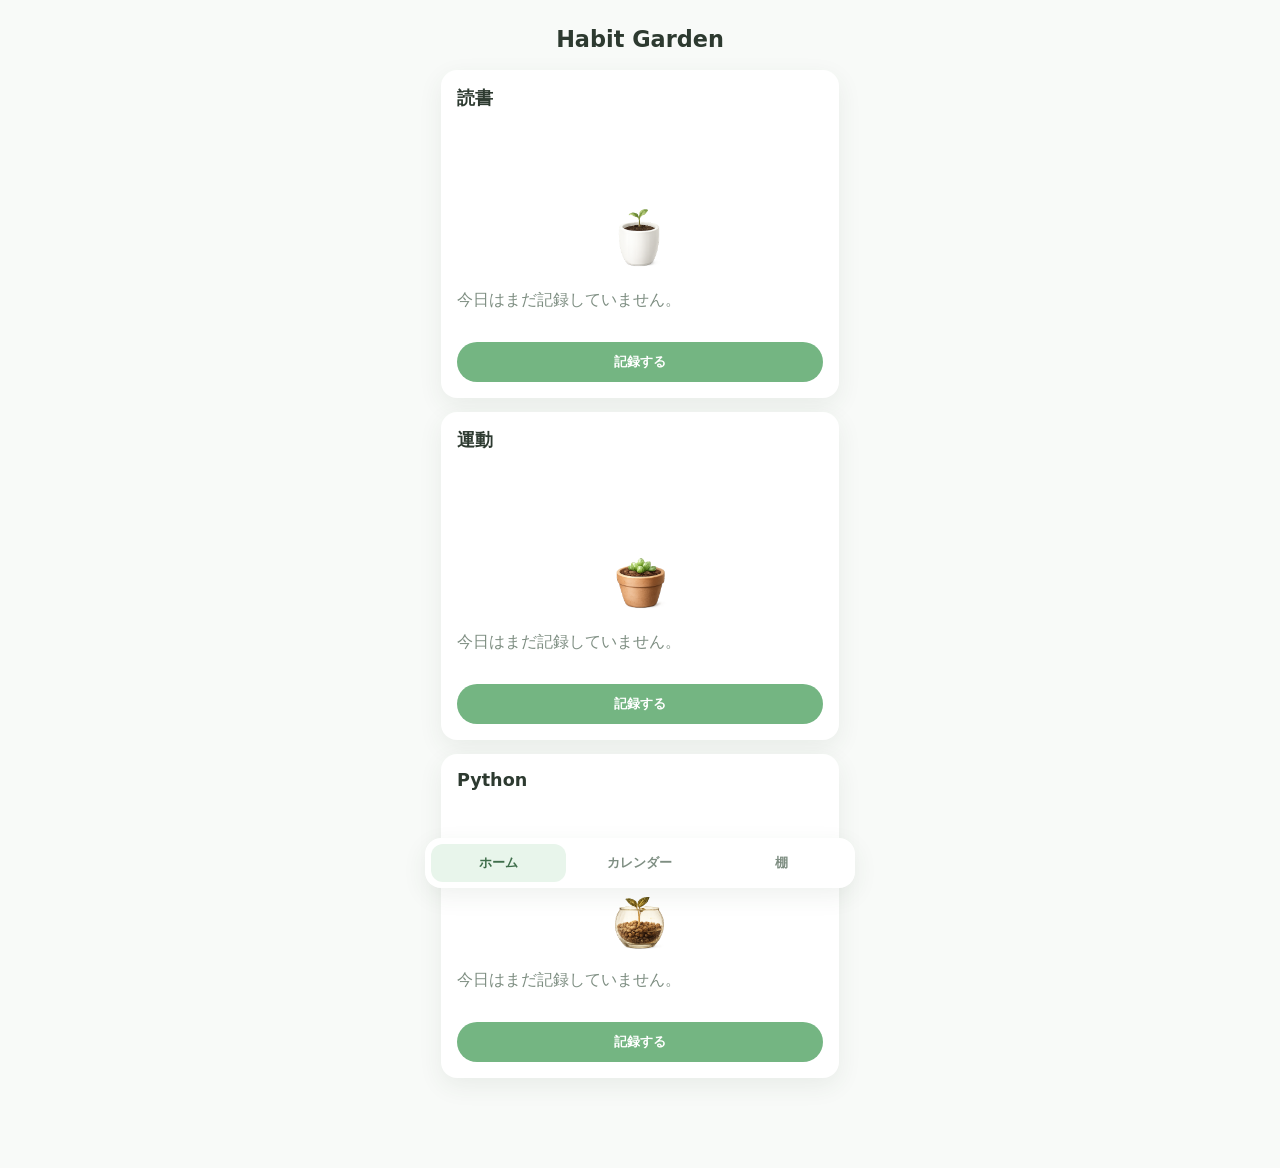
<file: index.html>
<!doctype html>
<html lang="ja">
<head>
  <meta charset="UTF-8">
  <meta name="viewport" content="width=device-width, initial-scale=1, viewport-fit=cover">
  <title>Habit Garden</title>
  <link rel="stylesheet" href="styles.css">
</head>
<body>
  <div class="app">
    <header class="topbar"><h1>Habit Garden</h1></header>
    <main id="homeScreen" class="screen active" aria-label="ホーム"><section id="habitList" class="habit-list"></section></main>
    <main id="calendarScreen" class="screen" aria-label="カレンダー">
      <h2 id="calendarTitle">カレンダー</h2>
      <div class="calendar-weekdays" aria-hidden="true"><span>日</span><span>月</span><span>火</span><span>水</span><span>木</span><span>金</span><span>土</span></div>
      <section id="calendarGrid" class="calendar-grid"></section>
      <section id="calendarDetail" class="calendar-detail"></section>
    </main>
    <main id="shelfScreen" class="screen" aria-label="棚"><h2>棚</h2><p class="screen-note">先月までの植物たち</p><section id="shelfList" class="shelf-list"></section></main>
    <nav class="bottom-nav"><button data-screen="home" class="nav-btn active">ホーム</button><button data-screen="calendar" class="nav-btn">カレンダー</button><button data-screen="shelf" class="nav-btn">棚</button></nav>
  </div>
  <template id="habitCardTemplate"><article class="habit-card"><h3 class="habit-name"></h3><div class="plant-wrap"><div class="sparkles" aria-hidden="true"></div><img class="plant" alt=""></div><p class="status"></p><button class="energy-btn">記録する</button></article></template>
  <script src="app.js"></script>
</body>
</html>
</file>
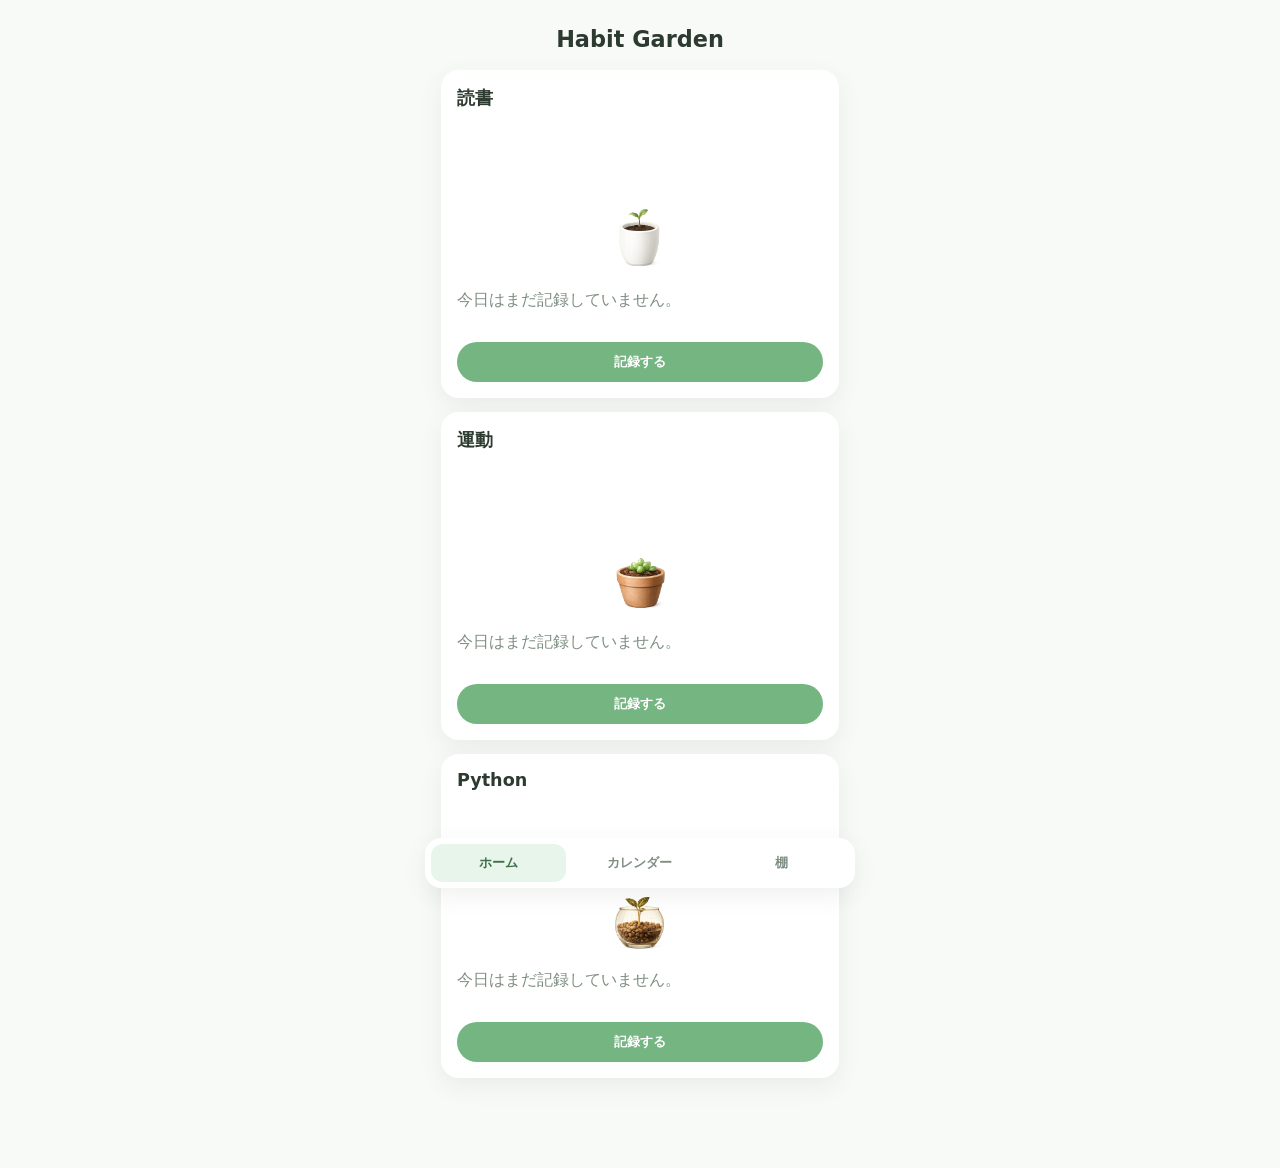
<file: habitgarden-main/habitgarden-main/index.html>
<!doctype html>
<html lang="ja">
  <head>
    <meta charset="UTF-8" />
    <meta name="viewport" content="width=device-width, initial-scale=1, viewport-fit=cover" />
    <title>Habit Garden</title>
    <link rel="stylesheet" href="styles.css" />
  </head>
  <body>
    <div class="app">
      <header class="topbar">
        <h1>Habit Garden</h1>
      </header>

      <main id="homeScreen" class="screen active" aria-label="ホーム">
        <section id="habitList" class="habit-list"></section>
      </main>

      <main id="calendarScreen" class="screen" aria-label="カレンダー">
        <h2 id="calendarTitle">カレンダー</h2>
        <div class="calendar-weekdays" aria-hidden="true">
          <span>日</span>
          <span>月</span>
          <span>火</span>
          <span>水</span>
          <span>木</span>
          <span>金</span>
          <span>土</span>
        </div>
        <section id="calendarGrid" class="calendar-grid"></section>
        <section id="calendarDetail" class="calendar-detail"></section>
      </main>

      <main id="shelfScreen" class="screen" aria-label="棚">
        <h2>棚</h2>
        <p class="screen-note">先月までの植物たち</p>
        <section id="shelfList" class="shelf-list"></section>
      </main>

      <nav class="bottom-nav">
        <button data-screen="home" class="nav-btn active">ホーム</button>
        <button data-screen="calendar" class="nav-btn">カレンダー</button>
        <button data-screen="shelf" class="nav-btn">棚</button>
      </nav>
    </div>

    <template id="habitCardTemplate">
      <article class="habit-card">
        <h3 class="habit-name"></h3>
        <div class="plant-wrap">
          <div class="sparkles" aria-hidden="true"></div>
          <img class="plant" alt="" />
        </div>
        <p class="status"></p>
        <button class="energy-btn">記録する</button>
      </article>
    </template>

    <script src="app.js"></script>
  </body>
</html>
</file>
<file: styles.css>
:root{--bg:#f8faf8;--card:#fff;--text:#2d3a30;--muted:#7e8e82;--accent:#74b582;--accent-soft:#e8f5eb;--shadow:0 8px 24px rgba(48,72,54,.08)}*{box-sizing:border-box}body{margin:0;background:var(--bg);color:var(--text);font-family:"Hiragino Sans","Noto Sans JP",system-ui,sans-serif}.app{max-width:430px;margin:0 auto;min-height:100dvh;display:flex;flex-direction:column;padding:16px 16px 90px}.topbar h1{margin:10px 0 18px;font-size:1.4rem;font-weight:600;text-align:center}.screen{display:none}.screen.active{display:block}.habit-list,.shelf-list{display:grid;gap:14px}.habit-card,.calendar-detail,.shelf-block{background:var(--card);border-radius:16px;padding:16px;box-shadow:var(--shadow)}.habit-name{margin:0;font-size:1.1rem}.plant-wrap{position:relative;margin:10px 0;min-height:160px;display:grid;place-items:center}.plant{display:block;width:min(72%,220px);max-height:150px;object-fit:contain;transition:transform .45s ease}.plant.bounce{transform:translateY(-5px) scale(1.05)}.sparkles{position:absolute;inset:0;opacity:0}.sparkles.show{animation:twinkle 700ms ease}.sparkles:before{content:"* * *";position:absolute;left:50%;top:35%;transform:translate(-50%,-50%);color:#f2cc66;font-size:1rem;letter-spacing:10px}.status{color:var(--muted);margin:8px 0 12px;min-height:2.5em}.energy-btn{border:0;width:100%;border-radius:999px;padding:11px;background:var(--accent);color:white;font-weight:600}.energy-btn:disabled{background:#d8e6db;color:#708076}.screen h2{margin:8px 0 4px;text-align:center}.screen-note{margin:0 0 14px;text-align:center;color:var(--muted)}.calendar-weekdays,.calendar-grid{display:grid;grid-template-columns:repeat(7,minmax(0,1fr));gap:6px}.calendar-weekdays{margin:14px 0 6px;color:var(--muted);font-size:.78rem;text-align:center}.calendar-day{min-height:54px;border-radius:12px;background:#fff;box-shadow:var(--shadow);padding:7px 5px}.calendar-day.blank{background:transparent;box-shadow:none}.calendar-day.today{outline:2px solid var(--accent);outline-offset:-2px}.calendar-day.selected{background:var(--accent-soft)}.calendar-day:not(.blank){cursor:pointer}.calendar-day:focus-visible{outline:2px solid #3f6e4b;outline-offset:2px}.calendar-date{font-size:.78rem;font-weight:600}.calendar-marks{display:flex;flex-wrap:wrap;gap:3px;margin-top:9px}.calendar-mark{width:8px;height:8px;border-radius:50%;background:var(--accent)}.calendar-mark.reading{background:#8b6f47}.calendar-mark.exercise{background:#6f9f74}.calendar-mark.python{background:#8066b3}.calendar-detail{margin-top:14px}.calendar-detail h3{margin:0 0 4px;font-size:1rem}.calendar-summary{margin:0 0 10px;color:var(--muted);font-size:.85rem}.calendar-detail-list{list-style:none;margin:0;padding:0;display:grid;gap:8px}.calendar-detail-list li{display:flex;align-items:center;justify-content:space-between;border-radius:10px;background:#f7faf7;padding:9px 10px}.calendar-detail-list strong{font-size:.82rem}.calendar-detail-list .done strong{color:#3f6e4b}.calendar-detail-list .missed strong{color:var(--muted)}.shelf-row{display:flex;gap:8px;overflow-x:auto;padding-bottom:8px}.shelf-item{min-width:96px;text-align:center;background:linear-gradient(#fff,#f7f7f1);border-radius:12px;padding:8px}.shelf-plant{display:block;width:76px;height:76px;object-fit:contain;margin:0 auto 6px}.shelf-date{color:var(--muted);font-size:.75rem}.bottom-nav{position:fixed;max-width:430px;width:calc(100% - 32px);left:50%;transform:translateX(-50%);bottom:12px;background:#fff;border-radius:16px;box-shadow:var(--shadow);display:flex;padding:6px;gap:6px}.nav-btn{flex:1;border:0;padding:10px;border-radius:12px;background:transparent;color:var(--muted);font-weight:600}.nav-btn.active{background:var(--accent-soft);color:#3f6e4b}@keyframes twinkle{0%{opacity:0;transform:scale(.8)}30%{opacity:1}100%{opacity:0;transform:scale(1.15)}}
</file>
<file: habitgarden-main/habitgarden-main/styles.css>
:root {
  --bg: #f8faf8;
  --card: #ffffff;
  --text: #2d3a30;
  --muted: #7e8e82;
  --accent: #74b582;
  --accent-soft: #e8f5eb;
  --shadow: 0 8px 24px rgba(48, 72, 54, 0.08);
}
* { box-sizing: border-box; }
body {
  margin: 0;
  background: var(--bg);
  color: var(--text);
  font-family: "Hiragino Sans", "Noto Sans JP", system-ui, sans-serif;
}
.app {
  max-width: 430px;
  margin: 0 auto;
  min-height: 100dvh;
  display: flex;
  flex-direction: column;
  padding: 16px 16px 90px;
}
.topbar h1 {
  margin: 10px 0 18px;
  font-size: 1.4rem;
  font-weight: 600;
  text-align: center;
}
.screen { display: none; }
.screen.active { display: block; }
.habit-list, .shelf-list { display: grid; gap: 14px; }
.habit-card {
  background: var(--card);
  border-radius: 18px;
  padding: 16px;
  box-shadow: var(--shadow);
}
.habit-name { margin: 0; font-size: 1.1rem; }
.plant-wrap {
  position: relative;
  margin: 10px 0;
  min-height: 160px;
  display: grid;
  place-items: center;
}
.plant {
  display: block;
  width: min(72%, 220px);
  max-height: 150px;
  object-fit: contain;
  transition: transform 0.45s ease;
}
.plant.bounce { transform: translateY(-5px) scale(1.05); }
.sparkles {
  position: absolute;
  inset: 0;
  opacity: 0;
}
.sparkles.show {
  animation: twinkle 700ms ease;
}
.sparkles::before {
  content: "* * *";
  position: absolute;
  left: 50%;
  top: 35%;
  transform: translate(-50%, -50%);
  color: #f2cc66;
  font-size: 1rem;
  letter-spacing: 10px;
}
.status { color: var(--muted); margin: 8px 0 12px; min-height: 2.5em; }
.energy-btn {
  border: 0;
  width: 100%;
  border-radius: 999px;
  padding: 11px;
  background: var(--accent);
  color: white;
  font-weight: 600;
}
.energy-btn:disabled {
  background: #d8e6db;
  color: #708076;
}
.screen h2 { margin: 8px 0 4px; text-align: center; }
.screen-note { margin: 0 0 14px; text-align: center; color: var(--muted); }
.calendar-weekdays,
.calendar-grid {
  display: grid;
  grid-template-columns: repeat(7, minmax(0, 1fr));
  gap: 6px;
}
.calendar-weekdays {
  margin: 14px 0 6px;
  color: var(--muted);
  font-size: 0.78rem;
  text-align: center;
}
.calendar-day {
  min-height: 54px;
  border-radius: 12px;
  background: #fff;
  box-shadow: var(--shadow);
  padding: 7px 5px;
}
.calendar-day.blank {
  background: transparent;
  box-shadow: none;
}
.calendar-day.today {
  outline: 2px solid var(--accent);
  outline-offset: -2px;
}
.calendar-day.selected {
  background: var(--accent-soft);
}
.calendar-day:not(.blank) {
  cursor: pointer;
}
.calendar-day:focus-visible {
  outline: 2px solid #3f6e4b;
  outline-offset: 2px;
}
.calendar-date {
  font-size: 0.78rem;
  font-weight: 600;
}
.calendar-marks {
  display: flex;
  flex-wrap: wrap;
  gap: 3px;
  margin-top: 9px;
}
.calendar-mark {
  width: 8px;
  height: 8px;
  border-radius: 50%;
  background: var(--accent);
}
.calendar-mark.reading { background: #8b6f47; }
.calendar-mark.exercise { background: #6f9f74; }
.calendar-mark.python { background: #8066b3; }
.calendar-detail {
  margin-top: 14px;
  background: #fff;
  border-radius: 16px;
  box-shadow: var(--shadow);
  padding: 14px;
}
.calendar-detail h3 {
  margin: 0 0 4px;
  font-size: 1rem;
}
.calendar-summary {
  margin: 0 0 10px;
  color: var(--muted);
  font-size: 0.85rem;
}
.calendar-detail-list {
  list-style: none;
  margin: 0;
  padding: 0;
  display: grid;
  gap: 8px;
}
.calendar-detail-list li {
  display: flex;
  align-items: center;
  justify-content: space-between;
  border-radius: 10px;
  background: #f7faf7;
  padding: 9px 10px;
}
.calendar-detail-list strong {
  font-size: 0.82rem;
}
.calendar-detail-list .done strong {
  color: #3f6e4b;
}
.calendar-detail-list .missed strong {
  color: var(--muted);
}
.shelf-block {
  background: #fff;
  border-radius: 16px;
  padding: 12px;
  box-shadow: var(--shadow);
}
.shelf-row {
  display: flex;
  gap: 8px;
  overflow-x: auto;
  padding-bottom: 8px;
}
.shelf-item {
  min-width: 96px;
  text-align: center;
  background: linear-gradient(#fff, #f7f7f1);
  border-radius: 12px;
  padding: 8px;
}
.shelf-plant {
  display: block;
  width: 76px;
  height: 76px;
  object-fit: contain;
  margin: 0 auto 6px;
}
.shelf-date { color: var(--muted); font-size: 0.75rem; }
.bottom-nav {
  position: fixed;
  max-width: 430px;
  width: calc(100% - 32px);
  left: 50%;
  transform: translateX(-50%);
  bottom: 12px;
  background: #fff;
  border-radius: 16px;
  box-shadow: var(--shadow);
  display: flex;
  padding: 6px;
  gap: 6px;
}
.nav-btn {
  flex: 1;
  border: 0;
  padding: 10px;
  border-radius: 12px;
  background: transparent;
  color: var(--muted);
  font-weight: 600;
}
.nav-btn.active {
  background: var(--accent-soft);
  color: #3f6e4b;
}
@keyframes twinkle {
  0% { opacity: 0; transform: scale(0.8); }
  30% { opacity: 1; }
  100% { opacity: 0; transform: scale(1.15); }
}
</file>
